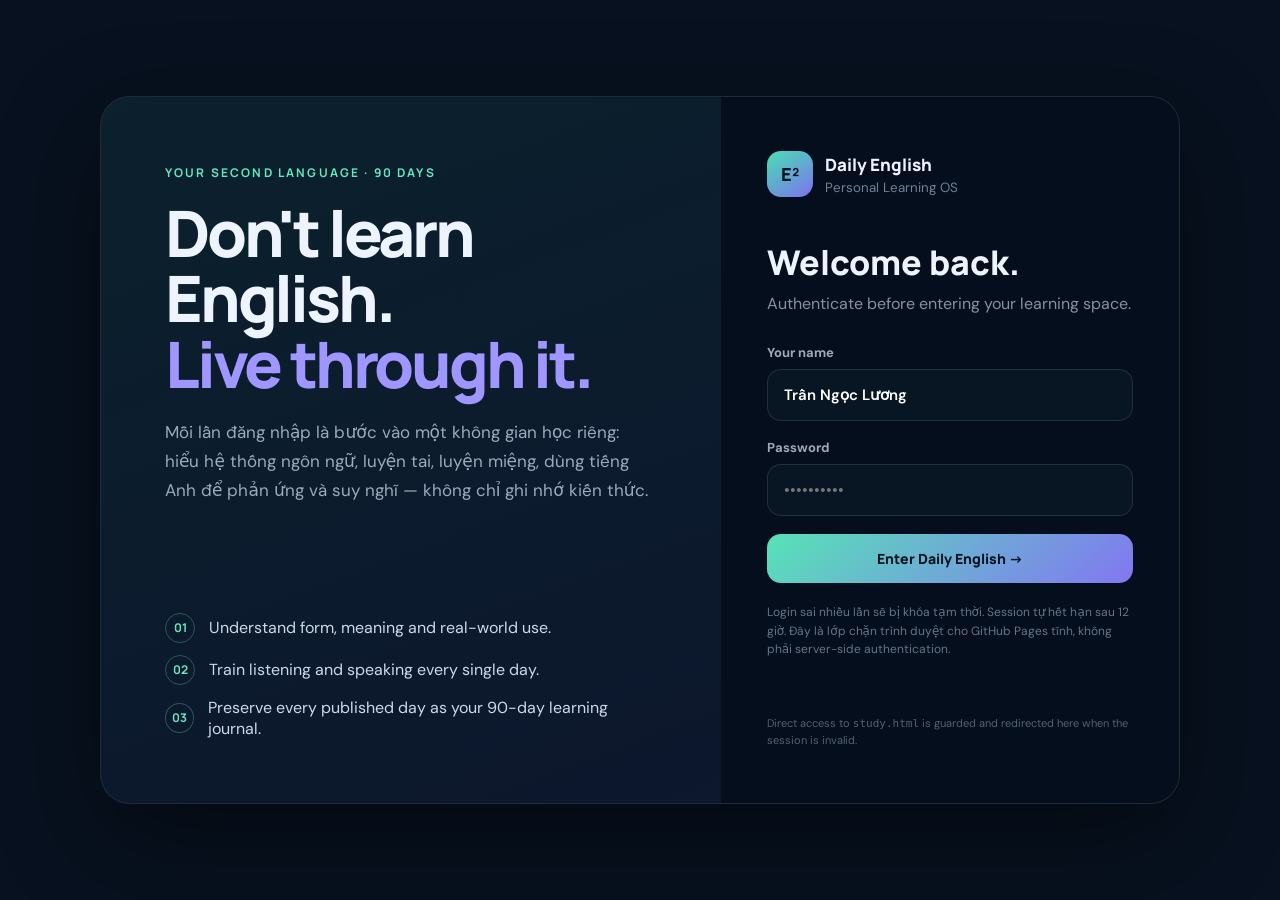
<file: index.html>
<!doctype html>
<html lang="vi">
<head>
  <meta charset="UTF-8" />
  <meta name="viewport" content="width=device-width, initial-scale=1.0" />
  <meta name="theme-color" content="#07111f" />
  <meta name="robots" content="noindex,nofollow" />
  <title>Daily English OS — Login</title>
  <link rel="preconnect" href="https://fonts.googleapis.com">
  <link rel="preconnect" href="https://fonts.gstatic.com" crossorigin>
  <link href="https://fonts.googleapis.com/css2?family=DM+Sans:wght@400;500;600;700&family=Manrope:wght@500;600;700;800&display=swap" rel="stylesheet">
  <style>
    *{box-sizing:border-box}html,body{margin:0;min-height:100%;font-family:'DM Sans',system-ui,sans-serif;background:#07111f;color:#eef4ff}body{min-height:100vh;display:grid;place-items:center;overflow-x:hidden}.bg{position:fixed;inset:0;background:radial-gradient(circle at 15% 20%,rgba(62,224,176,.18),transparent 34%),radial-gradient(circle at 85% 20%,rgba(115,103,240,.2),transparent 34%),linear-gradient(145deg,#07111f,#091629 55%,#07111f);z-index:-2}.grid{position:fixed;inset:0;background-image:linear-gradient(rgba(255,255,255,.025) 1px,transparent 1px),linear-gradient(90deg,rgba(255,255,255,.025) 1px,transparent 1px);background-size:42px 42px;mask-image:linear-gradient(to bottom,black,transparent);z-index:-1}.shell{width:min(1080px,calc(100% - 32px));display:grid;grid-template-columns:1.15fr .85fr;border:1px solid rgba(255,255,255,.1);border-radius:30px;overflow:hidden;background:rgba(8,20,36,.78);box-shadow:0 35px 100px rgba(0,0,0,.42);backdrop-filter:blur(22px)}.story{padding:64px;display:flex;flex-direction:column;justify-content:space-between;min-height:650px;background:linear-gradient(160deg,rgba(62,224,176,.07),rgba(115,103,240,.05))}.eyebrow{font:700 12px 'Manrope';letter-spacing:.18em;color:#66e7bd}.story h1{font:800 clamp(44px,5vw,70px)/1.02 'Manrope';letter-spacing:-.05em;margin:18px 0 22px}.story h1 span{color:#9f96ff}.story p{max-width:620px;color:#9baabd;font-size:17px;line-height:1.7}.principles{display:grid;gap:12px}.principles div{display:flex;gap:14px;align-items:center;color:#cdd8e8}.principles i{font-style:normal;width:30px;height:30px;display:grid;place-items:center;border-radius:50%;border:1px solid rgba(102,231,189,.3);color:#66e7bd;font:700 12px 'Manrope'}.panel{padding:54px 46px;display:flex;flex-direction:column;justify-content:center;background:rgba(4,12,23,.55)}.brand{display:flex;gap:12px;align-items:center;margin-bottom:42px}.mark{width:46px;height:46px;border-radius:14px;display:grid;place-items:center;background:linear-gradient(145deg,#49e0b2,#7d72ef);color:#06121c;font:800 18px 'Manrope'}.brand strong,.brand small{display:block}.brand strong{font:800 17px 'Manrope'}.brand small{color:#718196;margin-top:3px}.panel h2{font:800 34px 'Manrope';margin:0 0 8px}.panel>p{color:#8392a6;margin:0 0 30px}.form{display:grid;gap:18px}.form label{display:grid;gap:8px;color:#9baabd;font-size:13px;font-weight:700}.form input{width:100%;border:1px solid rgba(255,255,255,.11);background:#081523;color:#fff;border-radius:14px;padding:15px 16px;font:600 15px 'DM Sans';outline:none;transition:.2s}.form input:focus{border-color:#66e7bd;box-shadow:0 0 0 3px rgba(102,231,189,.08)}button{border:0;cursor:pointer;border-radius:14px;padding:15px 18px;font:800 14px 'Manrope';background:linear-gradient(135deg,#58e2b7,#8277f1);color:#06121c;transition:.2s}button:hover:not(:disabled){transform:translateY(-1px);filter:brightness(1.05)}button:disabled{cursor:not-allowed;opacity:.52}.error{border:1px solid rgba(255,105,115,.28);background:rgba(255,105,115,.08);color:#ff9aa2;border-radius:12px;padding:12px 14px;font-size:13px;line-height:1.5}.hidden{display:none!important}.security{margin-top:20px!important;font-size:12px!important;line-height:1.55!important;color:#64758a!important}.lock{color:#ffc56b}.foot{margin-top:26px;color:#526276;font-size:11px;line-height:1.5}@media(max-width:820px){body{display:block;padding:16px 0}.shell{grid-template-columns:1fr}.story{min-height:auto;padding:34px 28px}.story h1{font-size:42px}.principles{margin-top:30px}.panel{padding:36px 28px}.brand{margin-bottom:28px}}
  </style>
</head>
<body>
  <div class="bg"></div><div class="grid"></div>
  <main class="shell">
    <section class="story">
      <div><span class="eyebrow">YOUR SECOND LANGUAGE · 90 DAYS</span><h1>Don't learn English.<br><span>Live through it.</span></h1><p>Mỗi lần đăng nhập là bước vào một không gian học riêng: hiểu hệ thống ngôn ngữ, luyện tai, luyện miệng, dùng tiếng Anh để phản ứng và suy nghĩ — không chỉ ghi nhớ kiến thức.</p></div>
      <div class="principles"><div><i>01</i><span>Understand form, meaning and real-world use.</span></div><div><i>02</i><span>Train listening and speaking every single day.</span></div><div><i>03</i><span>Preserve every published day as your 90-day learning journal.</span></div></div>
    </section>
    <section class="panel">
      <div class="brand"><span class="mark">E²</span><span><strong>Daily English</strong><small>Personal Learning OS</small></span></div>
      <h2>Welcome back.</h2><p>Authenticate before entering your learning space.</p>
      <form id="loginForm" class="form" autocomplete="on">
        <label>Your name<input id="loginUser" autocomplete="username" value="Trần Ngọc Lương" required></label>
        <label>Password<input id="loginPassword" type="password" inputmode="numeric" autocomplete="current-password" placeholder="••••••••••" required></label>
        <div id="loginError" class="error hidden" role="alert"></div>
        <button id="loginButton" type="submit">Enter Daily English →</button>
      </form>
      <p class="security">Login sai nhiều lần sẽ bị khóa tạm thời. Session tự hết hạn sau 12 giờ. Đây là lớp chặn trình duyệt cho GitHub Pages tĩnh, không phải server-side authentication.</p>
      <div class="foot">Direct access to <code>study.html</code> is guarded and redirected here when the session is invalid.</div>
    </section>
  </main>
<script>
(() => {
  const USER = 'Trần Ngọc Lương';
  const PASSWORD_SHA256 = '7e5136c128568fdcc8b0c143f6328daaf048132d607a2bc8df9a88a8beaeb393';
  const LEGACY_AUTH_KEY = 'dailyEnglishOS.auth.v1';
  const AUTH_KEY = 'dailyEnglishOS.auth.v2';
  const GUARD_KEY = 'dailyEnglishOS.loginGuard.v1';
  const SESSION_MS = 12 * 60 * 60 * 1000;
  const MAX_FREE_ATTEMPTS = 5;
  const form = document.getElementById('loginForm');
  const user = document.getElementById('loginUser');
  const pass = document.getElementById('loginPassword');
  const error = document.getElementById('loginError');
  const button = document.getElementById('loginButton');
  let timer = null;

  function readJSON(key, fallback=null){ try { return JSON.parse(localStorage.getItem(key) || 'null') ?? fallback; } catch { return fallback; } }
  function currentSession(){ const s=readJSON(AUTH_KEY); return s && s.version===2 && s.user===USER && Number(s.expiresAt)>Date.now() && localStorage.getItem(LEGACY_AUTH_KEY)==='ok' ? s : null; }
  function nextTarget(){ const raw=new URLSearchParams(location.search).get('next'); if(!raw || /^https?:/i.test(raw) || raw.startsWith('//')) return 'study.html'; return raw.startsWith('study.html') ? raw : 'study.html'; }
  function guardState(){ return readJSON(GUARD_KEY,{failures:0,lockUntil:0}); }
  function saveGuard(s){ localStorage.setItem(GUARD_KEY,JSON.stringify(s)); }
  function lockDuration(failures){ const tier=Math.max(0,failures-MAX_FREE_ATTEMPTS); return Math.min(15*60*1000,30000*Math.pow(2,tier)); }
  function show(message, locked=false){ error.textContent=message; error.classList.remove('hidden'); error.classList.toggle('lock',locked); }
  function updateLock(){ const s=guardState(); const left=Math.max(0,Number(s.lockUntil||0)-Date.now()); if(left<=0){ button.disabled=false; if(timer){clearInterval(timer);timer=null;} return false; } button.disabled=true; const sec=Math.ceil(left/1000); show(`Đăng nhập đang bị khóa tạm thời. Thử lại sau ${sec}s.`,true); if(!timer) timer=setInterval(updateLock,1000); return true; }
  async function sha256(value){ const bytes=new TextEncoder().encode(value); const digest=await crypto.subtle.digest('SHA-256',bytes); return [...new Uint8Array(digest)].map(b=>b.toString(16).padStart(2,'0')).join(''); }

  if(currentSession()){ location.replace(nextTarget()); return; }
  localStorage.removeItem(LEGACY_AUTH_KEY); localStorage.removeItem(AUTH_KEY); updateLock();

  form.addEventListener('submit', async (e) => {
    e.preventDefault();
    if(updateLock()) return;
    button.disabled=true;
    try {
      const hash=await sha256(pass.value);
      const ok=user.value.trim()===USER && hash===PASSWORD_SHA256;
      if(!ok){
        const s=guardState(); s.failures=Number(s.failures||0)+1;
        if(s.failures>=MAX_FREE_ATTEMPTS) s.lockUntil=Date.now()+lockDuration(s.failures);
        saveGuard(s); pass.value=''; pass.focus();
        if(s.lockUntil>Date.now()) updateLock(); else show(`Tên đăng nhập hoặc mật khẩu chưa đúng. Còn ${MAX_FREE_ATTEMPTS-s.failures} lần trước khi khóa tạm thời.`);
        return;
      }
      localStorage.removeItem(GUARD_KEY);
      const now=Date.now();
      localStorage.setItem(LEGACY_AUTH_KEY,'ok');
      localStorage.setItem(AUTH_KEY,JSON.stringify({version:2,user:USER,issuedAt:now,expiresAt:now+SESSION_MS}));
      location.replace(nextTarget());
    } finally { if(!updateLock()) button.disabled=false; }
  });
})();
</script>
</body>
</html>
</file>
<file: study-v3.css>
@import url('./styles.css');
@import url('./theory.css');

body:not(.authenticated) > :not(#loginGate) { filter: blur(10px); pointer-events: none; user-select: none; }
.hidden { display: none !important; }
.login-gate { position: fixed; inset: 0; z-index: 9999; display: grid; place-items: center; padding: 24px; background: radial-gradient(circle at 20% 10%, rgba(83,129,255,.18), transparent 34%), radial-gradient(circle at 80% 85%, rgba(85,226,186,.15), transparent 32%), #06101d; }
.login-shell { width: min(980px, 100%); min-height: 610px; display: grid; grid-template-columns: 1.15fr .85fr; overflow: hidden; border: 1px solid rgba(255,255,255,.11); border-radius: 30px; box-shadow: 0 42px 100px rgba(0,0,0,.4); background: rgba(11,24,41,.94); }
.login-story { position: relative; padding: 54px; display: flex; flex-direction: column; justify-content: space-between; background: linear-gradient(150deg, rgba(21,42,70,.94), rgba(7,19,34,.96)); overflow: hidden; }
.login-story::after { content:"EN"; position:absolute; right:-22px; bottom:-70px; font:800 220px/1 Manrope,sans-serif; color:rgba(255,255,255,.035); }
.login-story h1 { max-width: 560px; margin: 22px 0 18px; font: 800 clamp(38px,5vw,68px)/.98 Manrope,sans-serif; letter-spacing:-.045em; }
.login-story h1 span { color:#80f0c8; }
.login-story p { max-width: 560px; color:#aebbc9; font-size:17px; line-height:1.75; }
.login-principles { display:grid; gap:14px; margin-top:40px; }
.login-principles div { display:flex; gap:12px; align-items:center; color:#d7e0e8; }
.login-principles i { width:30px; height:30px; display:grid; place-items:center; border-radius:50%; background:rgba(128,240,200,.12); color:#80f0c8; font-style:normal; }
.login-panel { padding: 54px 42px; display:flex; flex-direction:column; justify-content:center; background:#0a1625; }
.login-panel .brand { margin-bottom:38px; }
.login-panel h2 { margin:0 0 8px; font:800 30px/1.1 Manrope,sans-serif; }
.login-panel > p { color:#8797a8; margin:0 0 30px; }
.login-form { display:grid; gap:18px; }
.login-form label { display:grid; gap:8px; color:#a9b6c4; font-size:13px; font-weight:700; }
.login-form input { width:100%; border:1px solid rgba(255,255,255,.11); border-radius:14px; padding:15px 16px; color:#f6f8fa; background:#07111f; outline:none; font:500 15px DM Sans,sans-serif; }
.login-form input:focus { border-color:#73d9b6; box-shadow:0 0 0 4px rgba(115,217,182,.08); }
.login-form button { margin-top:6px; width:100%; }
.login-error { padding:12px 14px; border:1px solid rgba(255,121,121,.3); border-radius:12px; color:#ffaaaa; background:rgba(255,90,90,.08); font-size:13px; }
.login-note { margin-top:24px !important; font-size:12px !important; line-height:1.6; color:#667789 !important; }

.profile-chip { display:flex; align-items:center; gap:9px; padding:6px 10px 6px 7px; border:1px solid rgba(255,255,255,.08); border-radius:999px; background:rgba(255,255,255,.035); }
.profile-avatar { width:30px; height:30px; display:grid; place-items:center; border-radius:50%; background:linear-gradient(135deg,#78e8c1,#6ba4ff); color:#06111f; font-weight:800; }
.profile-chip span { display:grid; line-height:1.15; }
.profile-chip b { font-size:11px; }
.profile-chip small { color:#7f91a3; font-size:9px; }
.profile-chip button { appearance:none; border:0; background:none; color:#789; cursor:pointer; font-size:16px; }

.learning-control-band { padding:18px 0; border-top:1px solid rgba(255,255,255,.055); border-bottom:1px solid rgba(255,255,255,.055); background:rgba(3,10,18,.4); }
.learning-control-inner { display:flex; align-items:center; justify-content:space-between; gap:18px; }
.mode-copy { display:flex; align-items:center; gap:12px; color:#8c9aaa; font-size:13px; }
.mode-badge { display:inline-flex; align-items:center; min-height:30px; padding:0 11px; border-radius:999px; color:#7fe9c4; background:rgba(90,221,177,.09); border:1px solid rgba(90,221,177,.2); font-size:10px; font-weight:800; letter-spacing:.09em; }
.mode-badge.restart { color:#ffcf84; border-color:rgba(255,194,95,.22); background:rgba(255,194,95,.08); }
.data-actions { display:flex; flex-wrap:wrap; gap:9px; }
.data-actions .mini-action { border:1px solid rgba(255,255,255,.09); border-radius:10px; padding:9px 12px; background:rgba(255,255,255,.03); color:#aebac6; font:700 11px DM Sans,sans-serif; cursor:pointer; }
.data-actions .danger { color:#ff9f9f; border-color:rgba(255,120,120,.18); }

.journal-metrics { display:grid; grid-template-columns:repeat(4,1fr); gap:12px; margin-top:28px; }
.journal-metrics article { padding:18px 19px; border:1px solid rgba(255,255,255,.075); border-radius:16px; background:rgba(255,255,255,.025); }
.journal-metrics small { display:block; color:#718294; font-size:10px; text-transform:uppercase; letter-spacing:.11em; margin-bottom:7px; }
.journal-metrics b { font:800 25px/1 Manrope,sans-serif; }
.journal-metrics b span { color:#5d6d7c; font-size:12px; margin-left:3px; }

.test-section { position:relative; }
.test-wrap { padding:30px; border:1px solid rgba(255,255,255,.075); border-radius:24px; background:linear-gradient(180deg,rgba(255,255,255,.035),rgba(255,255,255,.015)); }
.test-headline { display:grid; grid-template-columns:1fr auto; gap:30px; align-items:center; padding-bottom:24px; border-bottom:1px solid rgba(255,255,255,.07); }
.test-headline h3 { margin:8px 0 8px; font:800 27px/1.15 Manrope,sans-serif; }
.test-headline p { margin:0; max-width:760px; color:#8fa0b0; line-height:1.6; }
.score-orb { width:92px; height:92px; border-radius:50%; display:grid; place-content:center; text-align:center; background:radial-gradient(circle,rgba(117,224,186,.14),rgba(117,224,186,.03)); border:1px solid rgba(117,224,186,.22); }
.score-orb small { color:#718b83; font-size:9px; letter-spacing:.12em; }
.score-orb b { color:#83e6c4; font:800 26px/1.1 Manrope,sans-serif; }
.diagnostic-form { display:grid; gap:14px; margin-top:24px; }
.question-card { position:relative; margin:0; padding:20px; border:1px solid rgba(255,255,255,.075); border-radius:16px; background:#091624; }
.question-card legend { width:100%; padding:0; display:flex; gap:12px; color:#e6edf3; font-weight:700; line-height:1.5; }
.question-card legend > span { flex:0 0 auto; color:#5f7286; font:800 11px Manrope,sans-serif; padding-top:4px; }
.skill-tag { display:inline-block; margin:10px 0 12px 34px; color:#7e90a3; text-transform:uppercase; letter-spacing:.08em; }
.option-list { display:grid; grid-template-columns:1fr 1fr; gap:9px; margin-left:34px; }
.option-list label { display:flex; align-items:center; gap:9px; padding:11px 12px; border:1px solid rgba(255,255,255,.065); border-radius:11px; color:#aebbc8; background:rgba(255,255,255,.018); cursor:pointer; }
.option-list label:has(input:checked) { color:#eaf7f2; border-color:rgba(112,225,187,.28); background:rgba(112,225,187,.065); }
.option-list input { accent-color:#72ddb9; }
.answer-explanation { margin:12px 0 0 34px; padding:11px 13px; display:flex; gap:10px; border-radius:10px; color:#e0b8a2; background:rgba(255,149,94,.07); }
.answer-explanation.correct { color:#9ee7cc; background:rgba(91,217,174,.07); }
.answer-explanation span { color:#8799a9; }
.spoken-rubric { margin-top:8px; padding:24px; border-radius:18px; border:1px solid rgba(168,125,255,.18); background:linear-gradient(145deg,rgba(142,98,228,.09),rgba(255,255,255,.015)); }
.spoken-rubric h4 { font:800 23px Manrope,sans-serif; margin:8px 0; }
.spoken-rubric p { color:#a8b2c0; line-height:1.6; }
.rubric-grid { display:grid; grid-template-columns:repeat(4,1fr); gap:10px; margin-top:18px; }
.rubric-grid label { display:grid; gap:8px; color:#9eaab8; font-size:12px; text-transform:capitalize; }
.rubric-grid select { border:1px solid rgba(255,255,255,.09); border-radius:10px; padding:10px; color:#dfe7ef; background:#081522; }
.test-actions { display:flex; align-items:center; justify-content:space-between; gap:18px; padding-top:4px; }
.test-actions > span { max-width:480px; color:#718294; font-size:12px; line-height:1.5; }
.result-banner { margin-top:18px; padding:18px 20px; display:grid; grid-template-columns:150px 1fr; gap:20px; align-items:center; border-radius:16px; border:1px solid rgba(255,255,255,.08); }
.result-banner.pass { background:rgba(80,210,164,.07); border-color:rgba(80,210,164,.18); }
.result-banner.review { background:rgba(255,173,84,.06); border-color:rgba(255,173,84,.18); }
.result-banner small { display:block; color:#779083; font-size:9px; letter-spacing:.09em; }
.result-banner b { display:block; font:800 30px Manrope,sans-serif; }
.result-banner p { margin:0; color:#9aa9b6; line-height:1.6; }
.attempt-history { margin-top:20px; }
.attempt-history h4 { margin:0 0 10px; }
.attempt-history > div { display:grid; grid-template-columns:1fr 70px 150px; gap:12px; padding:10px 0; border-top:1px solid rgba(255,255,255,.055); color:#8293a3; font-size:12px; }
.attempt-history b { color:#dce7ee; }
.muted,.empty-test span { color:#738597; }
.empty-test { display:grid; gap:8px; padding:24px; }

.modal-backdrop { position:fixed; inset:0; z-index:10000; display:grid; place-items:center; padding:20px; background:rgba(1,6,11,.82); backdrop-filter:blur(8px); }
.modal-card { width:min(480px,100%); padding:28px; border-radius:22px; border:1px solid rgba(255,255,255,.11); background:#0b1827; box-shadow:0 30px 80px rgba(0,0,0,.45); }
.modal-card h3 { margin:0 0 10px; font:800 25px Manrope,sans-serif; }
.modal-card p { color:#8d9dad; line-height:1.65; }
.modal-card input { width:100%; margin:10px 0 16px; padding:13px 14px; border-radius:11px; border:1px solid rgba(255,255,255,.1); background:#07111e; color:white; }
.modal-actions { display:flex; justify-content:flex-end; gap:9px; }

@media (max-width: 900px) {
  .login-shell { grid-template-columns:1fr; }
  .login-story { min-height:310px; padding:34px; }
  .login-panel { padding:34px; }
  .learning-control-inner,.test-actions { align-items:flex-start; flex-direction:column; }
  .journal-metrics,.rubric-grid { grid-template-columns:1fr 1fr; }
  .option-list { grid-template-columns:1fr; }
  .profile-chip span { display:none; }
}
@media (max-width: 560px) {
  .login-story { display:none; }
  .login-shell { min-height:0; }
  .login-panel { padding:30px 22px; }
  .journal-metrics,.rubric-grid { grid-template-columns:1fr; }
  .test-wrap { padding:18px; }
  .test-headline { grid-template-columns:1fr; }
  .score-orb { width:76px; height:76px; }
  .question-card { padding:16px; }
  .skill-tag,.option-list,.answer-explanation { margin-left:0; }
  .result-banner { grid-template-columns:1fr; }
  .attempt-history > div { grid-template-columns:1fr 50px; }
  .attempt-history small { grid-column:1/-1; }
}
</file>
